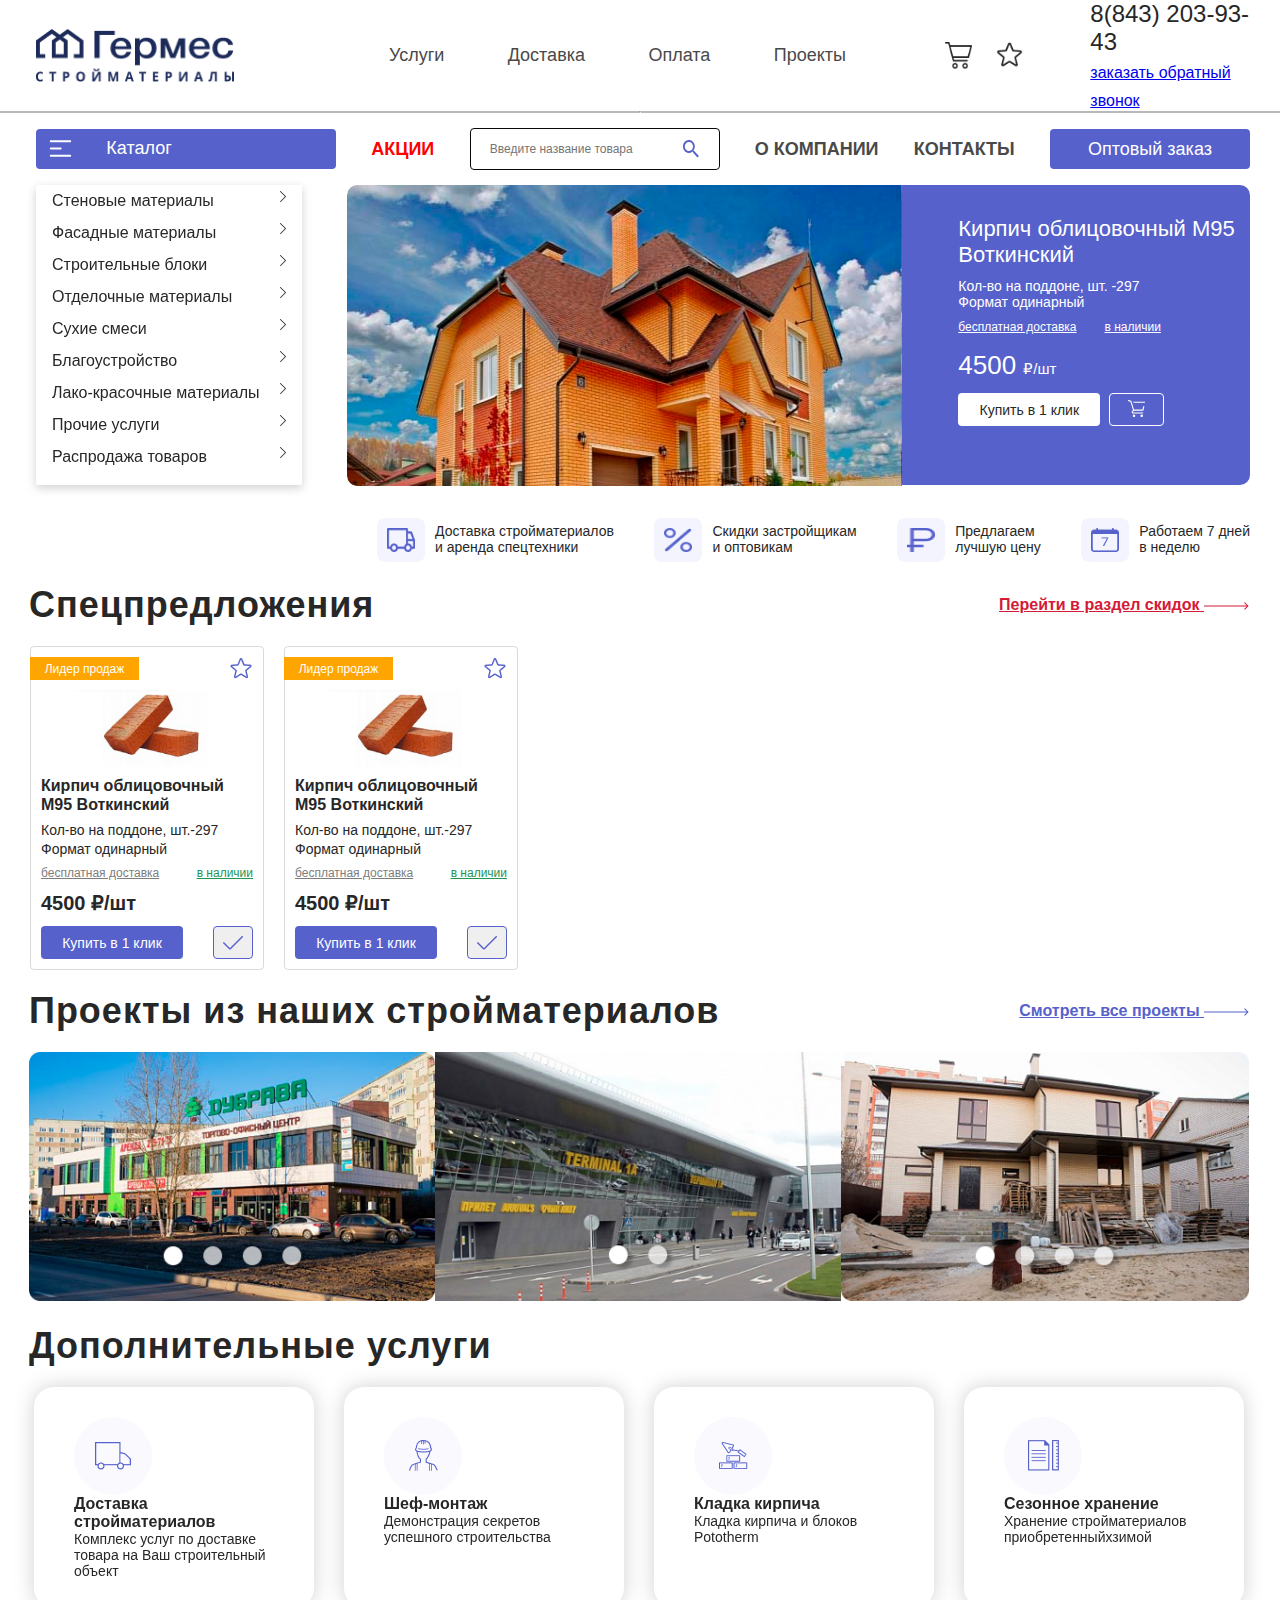
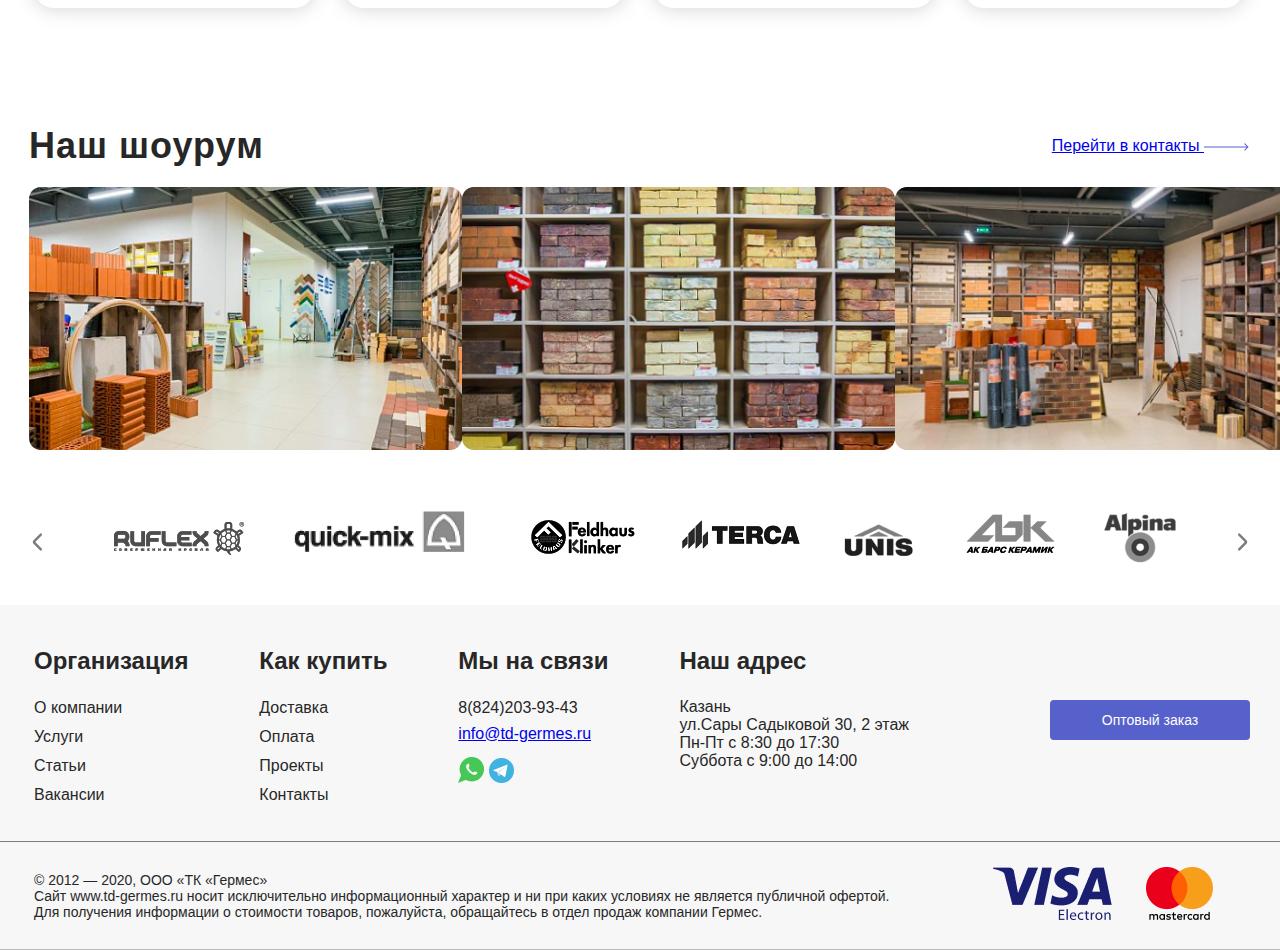
<file: index.html>
<!Doctype html>
<html lang="en">

<head>
  <meta charset="UTF-8">
  <meta http-equiv="X-UA-Compatible" content="IE=edge">
  <meta name="keywords" content="test, site, website">
  <meta name="viewport" content="width=device-width, initial-scale=1.0">
  <link href="style.css" rel="stylesheet" type="text/css" />
  <link href="https://fonts.googleapis.com/css2?family=Roboto:wght@400;500;700&display=swap" rel="stylesheet">
  <title> Germes </title>
</head>

<body>
  <div class="wrapper">
    <header id="header" class="header">
      <img src="logoSimvols/germes_logo.png" alt="Логотип Germes" class="header__logo" />
      <menu class="header__menu">
        <ul>
          <li> <a href="#"> Услуги </a> </li>
          <li> <a href="#"> Доставка </a> </li>
          <li> <a href="#"> Оплата </a> </li>
          <li> <a href="#"> Проекты </a> </li>
          </li>
        </ul>
      </menu>
      <div class="header__icons">
        <img src="logoSimvols/shopping-cart.png" alt="cart" />
        <img src="logoSimvols/star.png" alt="star" />
      </div>
      <ul class="header__callback">
        <p> 8(843) 203-93-43 </p>
        <a href="tel:+88432039343" class="tel">
          заказать обратный звонок </a>
      </ul>
    </header>

    <hr>

    <div class="headMenu">
      <button class="headMenu__buttonCatalog">
        <img src="logoSimvols/burger.png" />
        <p title="каталог">
          Каталог
        </p>
      </button>
      <ul>
        <a class="headMenu__sales" href="#"> Акции </a>
      </ul>
      <p class="headMenu__input">
        <input type="text" placeholder="Введите название товара" type="image" name="окно поиска товара">
        <img src="logoSimvols/Search.jpeg">
      </p>
      <ul>
        <a class="headMenu__about" href="#"> о компании </a>
      </ul>
      <ul>
        <a class="headMenu__contacts" href="#"> контакты </a>
      </ul>
      <button class="headMenu__order">
        Оптовый заказ
      </button>
    </div>

    <div class="upperBlocks">
      <div class="upperBlocks__catalog">
        <ul>
          <li> <a href="#">Стеновые материалы </a> <img src="logoSimvols/Vector.svg"> </li>
          <li> <a href="#">Фасадные материалы </a> <img src="logoSimvols/Vector.svg"> </li>
          <li> <a href="#">Строительные блоки </a> <img src="logoSimvols/Vector.svg"> </li>
          <li> <a href="#">Отделочные материалы </a> <img src="logoSimvols/Vector.svg"> </li>
          <li> <a href="#">Сухие смеси </a> <img src="logoSimvols/Vector.svg"> </li>
          <li> <a href="#">Благоустройство </a> <img src="logoSimvols/Vector.svg"></li>
          <li> <a href="#">Лако-красочные материалы</a> <img src="logoSimvols/Vector.svg"> </li>
          <li> <a href="#">Прочие услуги </a> <img src="logoSimvols/Vector.svg"></li>
          <li> <a href="#">Распродажа товаров </a> <img src="logoSimvols/Vector.svg"> </li>
        </ul>
      </div>
      <div class="upperBlocks__centralWindow">
        <img class="upperBlocks__centralWindow_banner" src="logoSimvols/housebrick2.jpg" />
        <div class=centralWindow__generalInfo>
          <p class="generalInfo__nameProduct"> Кирпич облицовочный М95 <br> Воткинский </p>
          <p class="generalInfo__productInfo"> Кол-во на поддоне, шт. -297 <br> Формат одинарный </p>
          <div class="generalInfo__stockInfo">
            <p class="generalInfo__stockInfoDelivery"> <u> бесплатная доставка </u></p>
            <p class="generalInfo__stockInfoInStock"><u> в наличии</u> </p>
          </div>
          <p class="generalInfo__price">
            <span> 4500 </span>
            <span class="generalInfo__price_modificator"> ₽/шт </span>
          </p>
          <div class="generalInfo__buttons">
            <button class="generalInfo__buttons_Buy"> Купить в 1 клик </button>
            <button class="generalInfo__buttons_Add"> <img src="logoSimvols/Mainmai.svg" /> </button>
          </div>
        </div>
      </div>
    </div>

    <div class="loverBlock">
      <ul class="loverBlock__minibox">
        <li> <img src="logoSimvols/bus.png" class="loverBlock__minibox_icon" />
          <p> Доставка стройматериалов<br>и аренда спецтехники</p>
        </li>
        <li> <img src="logoSimvols/percent.png" class="loverBlock__minibox_icon" />
          <p> Скидки застройщикам <br> и оптовикам</p>
        </li>
        <li> <img src="logoSimvols/rub.png" class="loverBlock__minibox_icon" />
          <p> Предлагаем<br>лучшую цену</p>
        </li>
        <li> <img src="logoSimvols/calendar.png" class="loverBlock__minibox_icon" />
          <p> Работаем 7 дней <br> в неделю </p>
        </li>
      </ul>
    </div>

    <div class="middlewindow">
      <div class="headline">
        <h1> Спецпредложения </h1>
        <a href="#" class="headline__link"> Перейти в раздел скидок <img src="logoSimvols/Arrow1.svg" /> </a>
      </div>

      <div class="grid">
        <div class="productCard">
          <div class="productCard__status">
            <p class="productCard__statusP"> Лидер продаж </p>
            <img src="cardinfo/star.png" class="productCard__statusImg" />
          </div>
          <img src="cardinfo/bricks.jpg" class="productCard__img">
          <p class="productCard__nameProduct"> Кирпич облицовочный М95 Воткинский
          </p>
          <div class="productCard__productInfo">
            <p>Кол-во на поддоне, шт.-297</p>
            <p>Формат одинарный</p>
          </div>
          <div class="productCard__stockInfo">
            <p class="productCard__stockInfoDelivery">бесплатная доставка</p>
            <p class="productCard__stockInfoInStock"> в наличии </p>
          </div>
          <p class="productCard__price">
            <span> 4500 </span>
            <span class="productCard__price_modificator"> ₽/шт </span>
          </p>
          <div class="productCard__buttons">
            <button class="buttons__Buy"> Купить в 1 клик </button>
            <button class="buttons__Add"> <img src="cardinfo/check.png" /> </button>
          </div>
        </div>
        
        <div class="productCard">
          <div class="productCard__status">
            <p class="productCard__statusP"> Лидер продаж </p>
            <img src="cardinfo/star.png" class="productCard__statusImg" />
          </div>
          <img src="cardinfo/bricks.jpg" class="productCard__img">
          <p class="productCard__nameProduct"> Кирпич облицовочный М95 Воткинский
          </p>
          <div class="productCard__productInfo">
            <p>Кол-во на поддоне, шт.-297</p>
            <p>Формат одинарный</p>
          </div>
          <div class="productCard__stockInfo">
            <p class="productCard__stockInfoDelivery">бесплатная доставка</p>
            <p class="productCard__stockInfoInStock"> в наличии </p>
          </div>
          <p class="productCard__price">
            <span> 4500 </span>
            <span class="productCard__price_modificator"> ₽/шт </span>
          </p>
          <div class="productCard__buttons">
            <button class="buttons__Buy"> Купить в 1 клик </button>
            <button class="buttons__Add"> <img src="cardinfo/check.png" /> </button>
          </div>
        </div>


      </div>

      <div class="secondWindow">
        <div class="headline">
          <h1> Проекты из наших стройматериалов </h1>
          <a href="#" class="headline__link2"> Смотреть все проекты <img src="logoSimvols/Arrow2.svg" /> </a>
        </div>
        <div class="ourJobPicture">
          <div class="dubrava">
            <img src="ourjobs/dubrava.jpg" />
          </div>
          <div class="airport">
            <img src="ourjobs/airport.jpg" />
          </div>
          <div class="house">
            <img src="ourjobs/house.jpg" />
          </div>
        </div>
      </div>


      <div class="thirdwindow">
        <div class="headline">
          <h1> Дополнительные услуги </h1>
        </div>

        <div class="services">

          <div class="frame" class="card-delivery">
            <div class="sphere"> <img src="services/car.png" />
            </div>
            <p class="nameservices"> Доставка стройматериалов </p>
            <p class="description"> Комплекс услуг по доставке товара на Ваш строительный объект</p>
          </div>

          <div class="frame" class="card-montage">
            <div class="sphere"> <img src="services/builder.png" />
            </div>
            <p class="nameservices"> Шеф-монтаж </p>
            <p class="description"> Демонстрация секретов успешного строительства </p>
          </div>

          <div class="frame" class="card-brick">
            <div class="sphere"> <img src="services/build.png" />
            </div>
            <p class="nameservices"> Кладка кирпича</p>
            <p class="description"> Кладка кирпича и блоков Pototherm </p>
          </div>

          <div class="frame" class="storage">
            <div class="sphere"> <img src="services/paper.png" />
            </div>
            <p class="nameservices"> Сезонное хранение</p>
            <p class="description"> Хранение стройматериалов приобретенныйхзимой </p>
          </div>

        </div>
      </div>



      <div class="forthwindow">
        <div class="headline">
          <h1> Наш шоурум</h1>
          <a href="#" id="link2"> Перейти в контакты <img src="logoSimvols/Arrow2.svg" /> </a>
        </div>
        <div class="showRoom">
          <div class="dubrava">
            <img src="showroom/mag1.jpg" />
          </div>
          <div class="dubrava">
            <img src="showroom/breaks.jpg" />
          </div>
          <div class="dubrava">
            <img src="showroom/mag2.jpg" />
          </div>
        </div>
      </div>



      <div class="lastWindow">
        <div class="lentcompany">
          <div class="companies">
            <img src="footer/arrow-left.svg" class="companies__button">
            <li> <img src="lastsection/ruflex1.png"> </li>
            <li> <img src="lastsection/quick2.png"> </li>
            <li> <img src="lastsection/Fieldhaus3.png"> </li>
            <li> <img src="lastsection/terca4.png"> </li>
            <li> <img src="lastsection/unis5.png"> </li>
            <li> <img src="lastsection/ak6.png"> </li>
            <li> <img src="lastsection/alpina7.png"> </li>
            <img src="footer/arrow-right.svg" class="companies__button">
          </div>
        </div>
      </div>


      <footer>
        <div class="footerInfo">
          <div class="footerInfo__aboutCompany footerInfo_style">
            <p class="footerInfo__tittle"> Организация</p>
            <ul сlass="footerInfo__list">
              <li> <a href="#">О компании </a></li>
              <li><a href="#">Услуги</a></li>
              <li><a href="#">Статьи</a></li>
              <li><a href="#">Вакансии</a></li>
            </ul>
          </div>
          <div class="footerInfo__howBuy footerInfo_style">
            <p class="footerInfo__tittle"> Как купить</p>
            <ul сlass="footerInfo__list">
              <li><a href="#">Доставка</a></li>
              <li><a href="#">Оплата</a></li>
              <li><a href="#">Проекты</a></li>
              <li><a href="#">Контакты</a></li>
            </ul>
          </div>

          <div class="footerInfo__callBack">
            <p class="footerInfo__tittle">Мы на связи</p>
            <div class="footerInfo__callBack_contact">
              <p>8(824)203-93-43</p>
              <a href="#">info@td-germes.ru</a>
              <div class=footerInfo__callBack_item>
                <img src="footer/whh_whatsapp.png" />
                <img src="footer/logos_telegram.png" />
              </div>
            </div>
          </div>

          <div class="footerInfo__ourAdress">
            <p class="footerInfo__tittle"> Наш адрес</p>
            <div class="footerInfo__ourAdress_adds">
              <p class="ourAdress_town">Казань</p>
              <p>ул.Сары Садыковой 30, 2 этаж</p>
              <p>Пн-Пт с 8:30 до 17:30 <br> Суббота с 9:00 до 14:00</p>
            </div>
          </div>

          <div class="buttonOptBuy">
            <button class="optOrder"> Оптовый заказ </button>
          </div>
        </div>

        <div class="footerBottom">
          <p class="footerBottom__content">
            © 2012 — 2020, ООО «ТК «Гермес» <br>
            Сайт www.td-germes.ru носит исключительно информационный характер и ни при каких условиях не является
            публичной офертой. <br>
            Для получения информации о стоимости товаров, пожалуйста, обращайтесь в отдел продаж компании Гермес.
          </p>
          <div>
            <img class="footerBottom_visa" src="footer/visaelectron.png">
            <img class="footerBottom_mastercard" src="footer/mastercard.png">
          </div>
        </div>
      </footer>
    </div>
</body>

</html>
</file>
<file: style.css>
@charset "UTF-8";

* {
    margin: 0;
    padding: 0;
    outline: none;
}

body {
    width: 100%;
    font-family: sans-serif;
    color: #272727;
    background: #b9b8b8;
    padding: 0px;
    margin: 0px;
}

.wrapper {
    max-width: 1440px;
    display: flex;
    flex-direction: column;
    align-items: center;
    margin: 0 auto;
}

/* меню header */
header {
    display: flex;
    align-items: center;
    width: 100%;
    height: 111px;
    background: #ffffff;
    padding: 0 24px 0 36px;
    box-sizing: border-box;
}

.header__logo {
    width: 200px;
    height: 53.45px;
}

.header__menu {
    display: flex;
    align-items: center;
    margin-left: 155px;
    margin-right:99px;
    width: 560px;
}

.header__menu ul {
    width: 100%;
    display: flex;
    justify-content: space-between;
    list-style-type: none;
}

.header__menu a {
    font-size: 18px;
    text-decoration: none;
    color: #494949;
}

.header__icons {
    width: 96px;
    display: flex;
    justify-content: space-between;
}

.header__icons img {
    width: 27px;
    height: 27px;
}

.header__callback {
    width: 203px;
    margin-left: 67px;
    font-size: 24px;
}

.tel {
    font-size: 16px;
}

hr {
    display: flex;
    color: #D3D3D3;
    max-width: 1440px;
}

@media (max-width: 1000px) {
    header {
    width: 100%;
    height: 91px;
    padding: 0 20px 0 22px;
    }
    .header__logo {
    width: 158px;
    height: 42px;
    }
    .header__menu {
    margin-left: 50px;
    margin-right:50px;
    width: 391px;
    }
    .header__menu a {
        font-size: 16px;
    }
    .header__icons {
        width: 63px;
    }
    .header__icons img {
        width: 22px;
        height: 22px;
    }
    .header__callback {
        width: 183px;
        margin-left: 50px;
        font-size: 22px;
    }
    .tel {
        font-size: 14px;
    }
}

/*Cекция menu + меню сайта*/
.headMenu {
    width: 100%;
    height: 72px;
    background: #ffffff;
    display: flex;
    align-items: center;
    justify-content: space-between;
}

.headMenu__buttonCatalog {
    display: flex;
    margin-left: 36px;
    height: 40px;
    align-items: center;
    background-color: #5661CB;
    border-radius: 4px;
    border: none;
    padding-top: 9px;
    padding-bottom: 10px;
    padding-right: 163px;
    min-width: 230px;
}

.headMenu__buttonCatalog img {
    width: 29px;
    height: 29px;
    margin-left: 10px;
}

.headMenu__buttonCatalog p {
    width: 68px;
    height: 21px;
    margin-left: 30px;
    font-size: 18px;
    font-weight: 400;
    color: #FFFFFF;
}

.headMenu a {
    font-weight: bold;
    text-transform: uppercase;
    text-decoration: none;
    font-size: 18px;
}

.headMenu__sales {
    color: red;
}

.headMenu__input {
    min-width: 248px;
    height: 40px;
    display: flex;
    border-radius: 4px;
    border: 1px solid #080808;
    align-items: center;
    justify-content: space-around;
}

.headMenu__input input {
    border: none;
    font-size: 12px;
    background-color: #ffffff;
}

.headMenu__input img {
    width: 16px;
    height: 18px;
}

.headMenu__about {
    color: #494949;
}

.headMenu__contacts {
    color: #494949;
}

.headMenu__order {
    width: 200px;
    height: 40px;
    font-size: 18px;
    font-weight: 400;
    color: #FFFFFF;
    background-color: #5661CB;
    border-radius: 4px;
    border: none;
    margin-right: 30px;
    
}
@media (max-width: 1000px) { 
    .headMenu__buttonCatalog {
        margin-left: 22px;
        height: 40px;
        max-width:230px;
        min-width: 150px;
        justify-content: left;
    }
    .headMenu__buttonCatalog img {
        width: 29px;
        height: 29px;
        margin-left: 10px;
    }
    .headMenu__buttonCatalog p {
        width: 68px;
        height: 21px;
        margin-left: 20px;
        font-size: 18px;
    }
    .headMenu__input {
        min-width: 205px;
    }
    .headMenu a {
        font-size: 14px;
    }
    .headMenu__order {
        width: 155px;
        font-size: 14px;
        margin-right: 20px;
    }
}

/* Секция Центрального окна. Верхний блок из трех элементов*/
.upperBlocks {
    width: 100%;
    height: 330px;
    background: #ffffff;
    display: flex;
    
}

.upperBlocks__catalog {
    display:  ;
    width: 300px;
    height: 300px;
    margin-left: 36px;
    border-radius: 1px;
    background-color: #ffffff;
    filter: drop-shadow(0px 3px 5px #D0D0D0);
    padding-top: 6px;
    padding-left: 16px;
    padding-right: 16px;
    box-sizing: border-box;
}
.upperBlocks__catalog ul {
    width:100%;
}

.upperBlocks__catalog li {
    list-style-type: none;
    font-size: 16px;
    font-weight: 400;
    line-height: 19px;
    margin-bottom: 13px;
}

.upperBlocks__catalog li:nth-last-child(-n+1) {
    margin-bottom: 0px;
}

.upperBlocks__catalog a {
    text-decoration: none;
    color: #272727;
}

.upperBlocks__catalog img {
    float: right;
}

@media (max-width: 1000px) { 
    .upperBlocks__catalog {
        max-width:230px;
        min-width: 150px;
        height: 300px;
        margin-left: 20px;
        padding-left: 10px;
        padding-right: 10px;
    }
    
    .upperBlocks__catalog li {
        list-style-type: none;
        font-size: 16px;
        font-weight: 400;
        line-height: 19px;
        margin-bottom: 13px;
    }
}

.upperBlocks__centralWindow {
    display: flex;
    width: 1035px;
    height: 300px;
    margin-left: 45px;
    margin-right: 30px;
}

.upperBlocks__centralWindow_banner {
    width: 61.5%;
    height: 301px;
    border-radius: 10px 0px 0px 10px;
}

.upperBlocks__centralWindow div {

    background-color: #5661CB;
    border-radius: 0px 10px 10px 0px;
    list-style-type: none;
    color: #ffffff;
}

.centralWindow__generalInfo {
    width: 38.5%;
    padding-left: 56px;
    box-sizing: border-box;
}

.generalInfo__nameProduct {
    margin-top: 31px;
    font-size: 22px;
    line-height: 26px;
    font-weight: 500;
}

.generalInfo__productInfo {
    font-size: 14px;
    font-weight: 300;
    line-height: 16px;
    margin-top: 10px;
}

.generalInfo__stockInfo {
    display: flex;
    font-size: 12px;
    font-weight: 300;
    line-height: 14px;
    margin-top: 10px;
    color: #ffffff;
}

.generalInfo__stockInfoDelivery {}

.generalInfo__stockInfoInStock {
    margin-left: 28px;
}

.generalInfo__price {
    margin-top: 16px;
    font-size: 26px;
    font-weight: 500;
    line-height: 30px;
}

.generalInfo__price_modificator {
    font-size: 15px;
    font-weight: 400;
    line-height: 17px;
}

.generalInfo__buttons {
    display: flex;
    margin-top: 13px;
}

.generalInfo__buttons_Buy {
    width: 142px;
    height: 33px;
    padding: 9px 19px 8px 19px;
    border: none;
    border-radius: 4px;
    background-color: #ffffff;
    font-size: 14px;
    line-height: 17px;
    font-weight: 400;
    color: #272727;
}

.generalInfo__buttons_Add {
    margin-left: 9px;
    width: 55px;
    height: 33px;
    border: 1px solid #ffffff;
    border-radius: 4px;
    background-color: #5661CB;
}

@media (max-width: 1000px) { 
  

    
}
.loverBlock {
    display:block;
    width: 100%;
    height: 49px;
    padding-left: 377px ;
    padding-right: 30px ;
    box-sizing: border-box;
    background-color: #ffffff;
}

.loverBlock__minibox {
    align-items: center;
    display: flex;
    list-style-type: none;
    justify-content: space-between;
    height: 100%;
    align-items: center;
}

.loverBlock__minibox_icon {
    width: 28px;
    height: 24px;
    border-radius: 8px;
    padding: 10px 10px;
    background-color: #9fa6ee1f;
    float: left;
}

.loverBlock__minibox li {
    display: flex;
    align-items: center;
}

.loverBlock__minibox p {
    font-size: 14px;
    margin-left: 10px;
    height: 34px;
}
@media (max-width: 1000px) { 
    .loverBlock {
        display:block;
        width: 100%;
        height: 49px;
        padding-left: 47px ;
        padding-right: 30px ;
    }
}

/* Секция 1. Спецпредложения и карточки товаров */
.middlewindow {
    width: 100%;
    background: #ffffff;
}

.headline {
    margin-left: 29px;
    margin-right: 31px;
    display: flex;
    justify-content: space-between;
    padding-top: 20px;
    padding-bottom: 20px;
    align-items: center;
}

.headline h1 {
    font-size: 36px;
    letter-spacing: 1px;
}

.headline__link {
    font-weight: bolder;
    font-size: 16px;
    color: #D41A36;
    height: 19px;
}
@media (max-width: 1000px) { 
    .headline h1 {
        font-size: 26px;
    }
    .headline__link {
        font-size: 14px;
        height: 16px;
    }
}

.grid {
    display: grid;
    grid-template-columns: repeat(5, 1fr);
    grid-gap: 20px;
    flex-wrap: wrap;
    margin-left: 30px;

}

.productCard {
    max-width: 243px;
    border: 0.7px solid;
    border-color: #89898950;
    border-radius: 4px;
    padding: 10px;
    box-sizing: border-box;
    display: flex;
    flex-direction: column;
}

.productCard__status {
    display: flex;
    justify-content: space-between;
}

.productCard__statusP {
    position: relative;
    left: -11px;
    display: flex;
    width: 109px;
    height: 23px;
    background-color: orange;
    font-size: 12px;
    color: #ffffff;
    align-items: center;
    justify-content: center;
}

.productCard__img {
    display: block;
    width: 145px;
    height: 86px;
    margin-left: auto;
    margin-right: auto;
    margin-top: 9px;
}

.productCard__nameProduct {
    font-size: 16px;
    font-weight: 600;
    line-height: 19px;
}

.productCard__productInfo {
    margin-top: 8px;
}

.productCard__productInfo p {
    font-size: 14px;
    font-weight: 300px;
    margin-bottom: 3px;
    line-height: 16px;
}

.productCard__productInfo p:nth-last-child(-n+1) {
    margin-bottom: 0px;
}

.productCard__stockInfo {
    font-size: 12px;
    font-weight: 300px;
    display: flex;
    justify-content: space-between;
    margin-top: 9px;
    line-height: 14px;
}

.productCard__stockInfoDelivery {
    color: #7D7D7D;
    text-decoration: underline;
}

.productCard__stockInfoInStock {
    color: #219653;
    text-decoration: underline;
}

.productCard__price {
    margin-top: 11px;
    font-size: 20px;
    font-weight: 600;
}

.productCard1__price_modificator {
    font-size: 12px;
    font-weight: 400;
}

.productCard__buttons {
    margin-top: 11px;
    display: flex;
    justify-content: space-between;
}

.buttons__Buy {
    display: flex;
    width: 142px;
    height: 33px;
    background-color: #5661CB;
    border-radius: 4px;
    font-size: 14px;
    align-items: center;
    justify-content: center;
    color: #FFFFFF;
    text-decoration: none;
    border: none;
}

.buttons__Add {
    display: flex;
    border: 0.7px solid;
    border-color: #5661CB;
    border-radius: 4px;
    width: 40px;
    height: 33px;
    align-items: center;
    justify-content: center;
}

/*  Секция 2.  Проекты из наших стройматериалов */
.secondWindow {
    width: 100%;
    height: 100%;
    background: #ffffff;
}

.headline__link2 {
    margin-left: 29px;
    font-weight: bolder;
    font-size: 16px;
    color: #5661CB;
    height: 19px;
}

.ourJobPicture {
    margin-left: 29px;
    display: flex;
    justify-content: space-between;
    margin-right: 31px;
}
.ourJobPicture img {
    width: 100%;
}
@media (max-width: 1000px) { 
    .ourJobPicture img {
        max-width: 302px;
    }
}


/* Секция 3. Дополнительные услуги */
.thirdwindow {
    width: 100%;
    height: 400px;
    background: #ffffff;
}

.services {
    margin-left: 29px;
    margin-right: 31px;
    display: flex;
    justify-content: space-between;
    padding: 0px 5px;
    box-sizing: border-box;
    display: grid;
    grid-template-columns: repeat(4, 1fr);
    grid-gap: 30px;
}

.frame {
    width: 100%;
    height: 221px;
    filter: drop-shadow(0px 0px 10px #D0D0D0);
    border-radius: 20px;
    background-color: #ffffff;
    padding: 30px 40px 30px 40px;
    box-sizing: border-box;
    display: block;
}

.frame:hover {
    background-color: #d30c0c;
    transition: all .3s linear;
    color: white;
}

.card-delivery {}

.sphere {
    Width: 78px;
    Height: 78px;
    background-color: #9fa6ee10;
    border-radius: 39px;
    display: flex;
    align-items: center;
    justify-content: space-around;
}

.nameservices {
    font-size: 16px;
    font-weight: bolder;
}

.description {
    font-size: 14px;
    font-weight: 400px;
}
@media (max-width: 1000px) { 
    .services {
     
        display: grid;
        grid-template-columns: repeat(3, 1fr);
        grid-gap: 25px;
    }  
}




/* Cекция 4. Наш шоурум */
.forthwindow {
    width: 100%;
    height: 400px;
    background: #ffffff;
}

.showRoom {
    margin-left: 29px;
    margin-right: 31px;
    display: flex;
    justify-content: space-between;
}

/* last window  */
.lastWindow {
    width: 100%;
    height: 100px;
    background: #ffffff;
}

.lentcompany {}

.companies {
    display: flex;
    align-items: center;
    justify-content: space-between;
    list-style-type: none;
}

.companies__button {
    padding: 28px 32px;
}

/* Footer */
footer {
    width: 100%;
    height: 344px;
    background: #f7f7f7;
    border: 2px #080808;
}
.footerInfo {
    display: flex;
    justify-content: space-between;
    height: 236px;
}
.footerInfo__aboutCompany {
    margin-left:34px;
}

.footerInfo__tittle {
    font-size: 24px;
    font-weight: 600;
    line-height: 29px;
    list-style: none;
    color: #272727;
    margin-bottom: 23px;
    margin-top: 41px;
}

.footerInfo_style ul {
    list-style-type: none;
}

.footerInfo_style li {
    margin-bottom: 10px;
}

.footerInfo_style a {
    text-decoration: none;
    color: #272727;
    font-size: 16px;
    font-weight: 500;
    line-height: 19px;
}

.footerInfo__callBack_contact p {
    font-size: 16px;
    font-weight: 500;
    line-height: 19px;
    margin-bottom: 7px;
}

.footerInfo__callBack_contact a {
    font-size: 16px;
    font-weight: 400;
    line-height: 19px;
}

.footerInfo__callBack_item {
    margin-top: 14px;
    justify-content: space-between;
}
.ourAdress {
    font-weight: 500;
    font-size: 26px;
}

.footerInfo__ourAdress_text p {
    font-size: 16px;
    font-weight: 400;
    line-height: 19px;
    margin-bottom: 9px;
}

.buttonOptBuy {
    width: 300px;
    height: 230px;
    display: flex;
    align-items: center;
    justify-content: flex-end;
}

.optOrder {
    width: 200px;
    height: 40px;
    background-color: #5661CB;
    border-radius: 4px;
    font-size: 14px;
    align-items: center;
    justify-content: center;
    color: #FFFFFF;
    text-decoration: none;
    border: none;
    margin-right: 30px;
}

.footerBottom {
    display: flex;
    justify-content: space-between;
    height: 108px;
    align-items: center;
    border-top-style: solid;
    border-width: 1px;
    border-color: #7D7D7D;
    
   
}   

.footerBottom__content {
    margin-left: 34px;  
    font-size: 14px;
    font-weight: 400;
    
}

.footerBottom_visa {
    margin-right:30px;
}
.footerBottom_mastercard {
    margin-right:67px;
}
</file>
